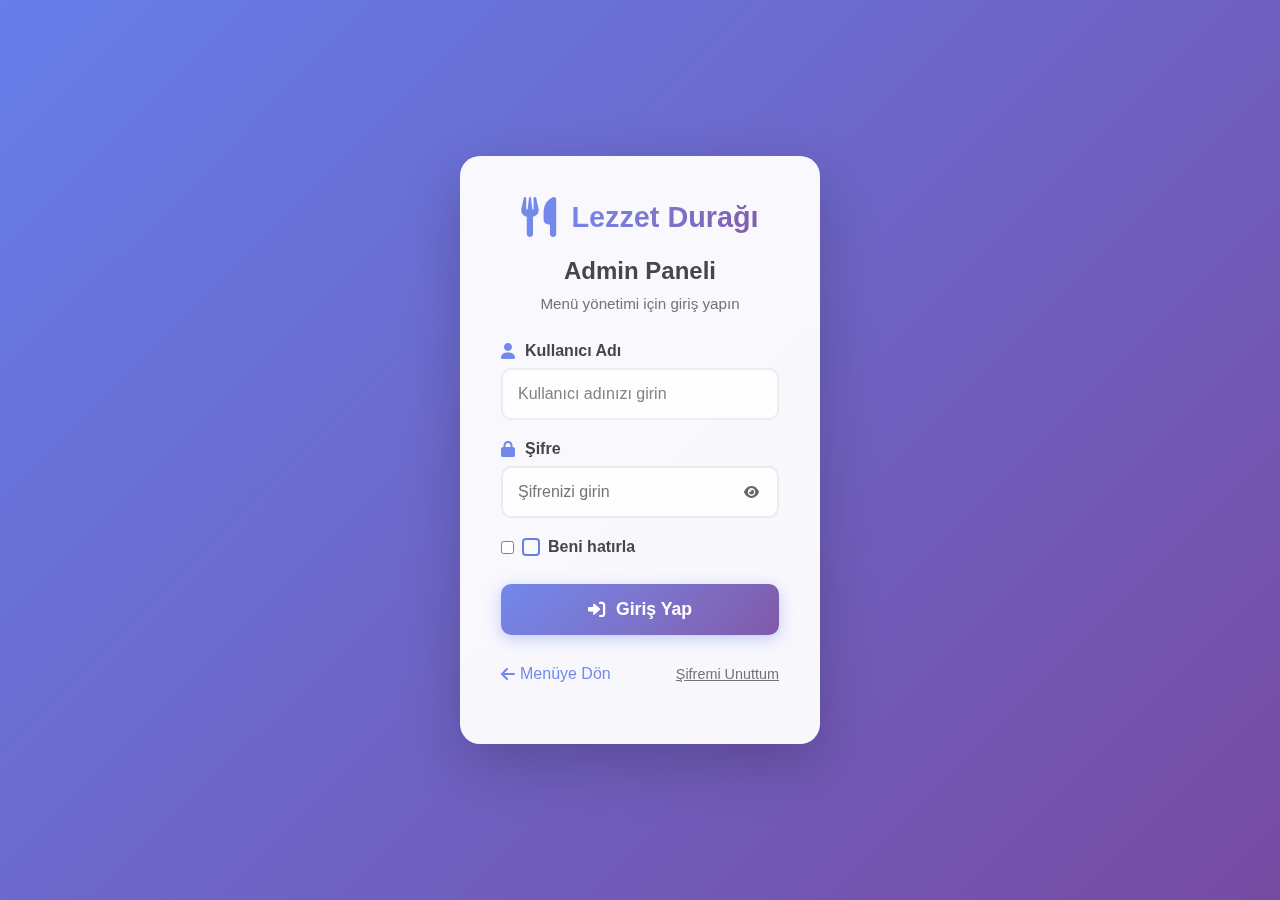
<file: Restorasyon menü /admin/index.html>
<!DOCTYPE html>
<html lang="tr">
<head>
    <meta charset="UTF-8">
    <meta name="viewport" content="width=device-width, initial-scale=1.0">
    <title>Admin Panel - Lezzet Durağı</title>
    <link rel="stylesheet" href="admin-style.css">
    <link href="https://cdnjs.cloudflare.com/ajax/libs/font-awesome/6.0.0/css/all.min.css" rel="stylesheet">
</head>
<body>
    <div class="admin-container">
        <!-- Sidebar -->
        <aside class="sidebar">
            <div class="sidebar-header">
                <i class="fas fa-utensils"></i>
                <h2>Admin Panel</h2>
            </div>
            
            <nav class="sidebar-nav">
                <a href="#" class="nav-item active" data-page="dashboard">
                    <i class="fas fa-tachometer-alt"></i>
                    <span>Dashboard</span>
                </a>
                <a href="#" class="nav-item" data-page="categories">
                    <i class="fas fa-tags"></i>
                    <span>Kategoriler</span>
                </a>
                <a href="#" class="nav-item" data-page="starters">
                    <i class="fas fa-appetizers"></i>
                    <span>Başlangıçlar</span>
                </a>
                <a href="#" class="nav-item" data-page="main">
                    <i class="fas fa-utensils"></i>
                    <span>Ana Yemekler</span>
                </a>
                <a href="#" class="nav-item" data-page="grill">
                    <i class="fas fa-fire"></i>
                    <span>Izgara</span>
                </a>
                <a href="#" class="nav-item" data-page="desserts">
                    <i class="fas fa-cake-candles"></i>
                    <span>Tatlılar</span>
                </a>
                <a href="#" class="nav-item" data-page="drinks">
                    <i class="fas fa-glass-whiskey"></i>
                    <span>İçecekler</span>
                </a>
                <a href="#" class="nav-item" data-page="settings">
                    <i class="fas fa-cog"></i>
                    <span>Ayarlar</span>
                </a>
            </nav>
            
            <div class="sidebar-footer">
                <a href="../index.html" class="nav-item">
                    <i class="fas fa-external-link-alt"></i>
                    <span>Menüyü Görüntüle</span>
                </a>
            </div>
        </aside>

        <!-- Main Content -->
        <main class="main-content">
            <!-- Header -->
            <header class="admin-header">
                <div class="header-left">
                    <button id="sidebarToggle" class="sidebar-toggle">
                        <i class="fas fa-bars"></i>
                    </button>
                    <h1 id="pageTitle">Dashboard</h1>
                </div>
                <div class="header-right">
                    <div class="admin-info">
                        <i class="fas fa-user-circle"></i>
                        <span>Admin</span>
                    </div>
                </div>
            </header>

            <!-- Page Content -->
            <div class="page-content">
                <!-- Dashboard Page -->
                <div id="dashboard" class="page active">
                    <div class="dashboard-grid">
                        <div class="stat-card">
                            <div class="stat-icon">
                                <i class="fas fa-utensils"></i>
                            </div>
                            <div class="stat-info">
                                <h3 id="totalItems">0</h3>
                                <p>Toplam Ürün</p>
                            </div>
                        </div>
                        
                        <div class="stat-card">
                            <div class="stat-icon">
                                <i class="fas fa-tags"></i>
                            </div>
                            <div class="stat-info">
                                <h3>5</h3>
                                <p>Kategori</p>
                            </div>
                        </div>
                        
                        <div class="stat-card">
                            <div class="stat-icon">
                                <i class="fas fa-eye"></i>
                            </div>
                            <div class="stat-info">
                                <h3 id="totalViews">0</h3>
                                <p>Görüntülenme</p>
                            </div>
                        </div>
                        
                        <div class="stat-card">
                            <div class="stat-icon">
                                <i class="fas fa-qrcode"></i>
                            </div>
                            <div class="stat-info">
                                <h3 id="qrScans">0</h3>
                                <p>QR Tarama</p>
                            </div>
                        </div>
                    </div>
                    
                    <div class="quick-actions">
                        <h2>Hızlı İşlemler</h2>
                        <div class="action-buttons">
                            <button class="action-btn" onclick="showAddItemModal()">
                                <i class="fas fa-plus"></i>
                                Yeni Ürün Ekle
                            </button>
                            <button class="action-btn" onclick="showCategoryModal()">
                                <i class="fas fa-tag"></i>
                                Kategori Ekle
                            </button>
                            <button class="action-btn" onclick="exportMenu()">
                                <i class="fas fa-download"></i>
                                Menüyü Dışa Aktar
                            </button>
                            <button class="action-btn" onclick="importMenu()">
                                <i class="fas fa-upload"></i>
                                Menüyü İçe Aktar
                            </button>
                        </div>
                    </div>
                    
                    <div class="recent-items">
                        <h2>Son Eklenen Ürünler</h2>
                        <div id="recentItemsList" class="items-list">
                            <!-- Recent items will be populated here -->
                        </div>
                    </div>
                </div>

                <!-- Categories Page -->
                <div id="categories" class="page">
                    <div class="page-header">
                        <h2>Kategoriler</h2>
                        <button class="btn-primary" onclick="showCategoryModal()">
                            <i class="fas fa-plus"></i>
                            Yeni Kategori
                        </button>
                    </div>
                    
                    <div class="categories-grid" id="categoriesGrid">
                        <!-- Categories will be populated here -->
                    </div>
                </div>

                <!-- Menu Items Pages -->
                <div id="starters" class="page">
                    <div class="page-header">
                        <h2>Başlangıçlar</h2>
                        <button class="btn-primary" onclick="showAddItemModal('starters')">
                            <i class="fas fa-plus"></i>
                            Yeni Ürün Ekle
                        </button>
                    </div>
                    
                    <div class="items-grid" id="startersGrid">
                        <!-- Items will be populated here -->
                    </div>
                </div>

                <div id="main" class="page">
                    <div class="page-header">
                        <h2>Ana Yemekler</h2>
                        <button class="btn-primary" onclick="showAddItemModal('main')">
                            <i class="fas fa-plus"></i>
                            Yeni Ürün Ekle
                        </button>
                    </div>
                    
                    <div class="items-grid" id="mainGrid">
                        <!-- Items will be populated here -->
                    </div>
                </div>

                <div id="grill" class="page">
                    <div class="page-header">
                        <h2>Izgara</h2>
                        <button class="btn-primary" onclick="showAddItemModal('grill')">
                            <i class="fas fa-plus"></i>
                            Yeni Ürün Ekle
                        </button>
                    </div>
                    
                    <div class="items-grid" id="grillGrid">
                        <!-- Items will be populated here -->
                    </div>
                </div>

                <div id="desserts" class="page">
                    <div class="page-header">
                        <h2>Tatlılar</h2>
                        <button class="btn-primary" onclick="showAddItemModal('desserts')">
                            <i class="fas fa-plus"></i>
                            Yeni Ürün Ekle
                        </button>
                    </div>
                    
                    <div class="items-grid" id="dessertsGrid">
                        <!-- Items will be populated here -->
                    </div>
                </div>

                <div id="drinks" class="page">
                    <div class="page-header">
                        <h2>İçecekler</h2>
                        <button class="btn-primary" onclick="showAddItemModal('drinks')">
                            <i class="fas fa-plus"></i>
                            Yeni Ürün Ekle
                        </button>
                    </div>
                    
                    <div class="items-grid" id="drinksGrid">
                        <!-- Items will be populated here -->
                    </div>
                </div>

                <!-- Settings Page -->
                <div id="settings" class="page">
                    <div class="page-header">
                        <h2>Restoran Ayarları</h2>
                    </div>
                    
                    <div class="settings-form">
                        <div class="form-group">
                            <label>Restoran Adı</label>
                            <input type="text" id="restaurantName" value="Lezzet Durağı">
                        </div>
                        
                        <div class="form-group">
                            <label>Telefon</label>
                            <input type="tel" id="restaurantPhone" value="+90 555 123 45 67">
                        </div>
                        
                        <div class="form-group">
                            <label>Adres</label>
                            <textarea id="restaurantAddress">Örnek Mahallesi, Lezzet Sokak No:123</textarea>
                        </div>
                        
                        <div class="form-group">
                            <label>Çalışma Saatleri</label>
                            <input type="text" id="restaurantHours" value="Her gün 11:00 - 23:00">
                        </div>
                        
                        <div class="form-group">
                            <label>Facebook URL</label>
                            <input type="url" id="facebookUrl" value="#">
                        </div>
                        
                        <div class="form-group">
                            <label>Instagram URL</label>
                            <input type="url" id="instagramUrl" value="#">
                        </div>
                        
                        <div class="form-group">
                            <label>Twitter URL</label>
                            <input type="url" id="twitterUrl" value="#">
                        </div>
                        
                        <button class="btn-primary" onclick="saveSettings()">
                            <i class="fas fa-save"></i>
                            Ayarları Kaydet
                        </button>
                    </div>
                </div>
            </div>
        </main>
    </div>

    <!-- Modals -->
    <!-- Add/Edit Item Modal -->
    <div id="itemModal" class="modal">
        <div class="modal-content">
            <div class="modal-header">
                <h2 id="itemModalTitle">Yeni Ürün Ekle</h2>
                <span class="close" onclick="closeItemModal()">&times;</span>
            </div>
            <form id="itemForm">
                <div class="form-group">
                    <label>Ürün Adı</label>
                    <input type="text" id="itemName" required>
                </div>
                
                <div class="form-group">
                    <label>Açıklama</label>
                    <textarea id="itemDescription" required></textarea>
                </div>
                
                <div class="form-group">
                    <label>Fiyat (₺)</label>
                    <input type="number" id="itemPrice" min="0" step="0.01" required>
                </div>
                
                <div class="form-group">
                    <label>Kategori</label>
                    <select id="itemCategory" required>
                        <option value="starters">Başlangıçlar</option>
                        <option value="main">Ana Yemekler</option>
                        <option value="grill">Izgara</option>
                        <option value="desserts">Tatlılar</option>
                        <option value="drinks">İçecekler</option>
                    </select>
                </div>
                
                <div class="form-actions">
                    <button type="button" class="btn-secondary" onclick="closeItemModal()">İptal</button>
                    <button type="submit" class="btn-primary">Kaydet</button>
                </div>
            </form>
        </div>
    </div>

    <!-- Category Modal -->
    <div id="categoryModal" class="modal">
        <div class="modal-content">
            <div class="modal-header">
                <h2>Yeni Kategori Ekle</h2>
                <span class="close" onclick="closeCategoryModal()">&times;</span>
            </div>
            <form id="categoryForm">
                <div class="form-group">
                    <label>Kategori Adı</label>
                    <input type="text" id="categoryName" required>
                </div>
                
                <div class="form-group">
                    <label>Kategori Kodu</label>
                    <input type="text" id="categoryCode" required>
                </div>
                
                <div class="form-group">
                    <label>İkon (Font Awesome class)</label>
                    <input type="text" id="categoryIcon" value="fas fa-utensils">
                </div>
                
                <div class="form-actions">
                    <button type="button" class="btn-secondary" onclick="closeCategoryModal()">İptal</button>
                    <button type="submit" class="btn-primary">Kaydet</button>
                </div>
            </form>
        </div>
    </div>

    <!-- Delete Confirmation Modal -->
    <div id="deleteModal" class="modal">
        <div class="modal-content">
            <div class="modal-header">
                <h2>Silme Onayı</h2>
                <span class="close" onclick="closeDeleteModal()">&times;</span>
            </div>
            <div class="modal-body">
                <p id="deleteMessage">Bu öğeyi silmek istediğinizden emin misiniz?</p>
            </div>
            <div class="form-actions">
                <button class="btn-secondary" onclick="closeDeleteModal()">İptal</button>
                <button class="btn-danger" onclick="confirmDelete()">Sil</button>
            </div>
        </div>
    </div>

    <script src="admin-script.js"></script>
</body>
</html>
</file>
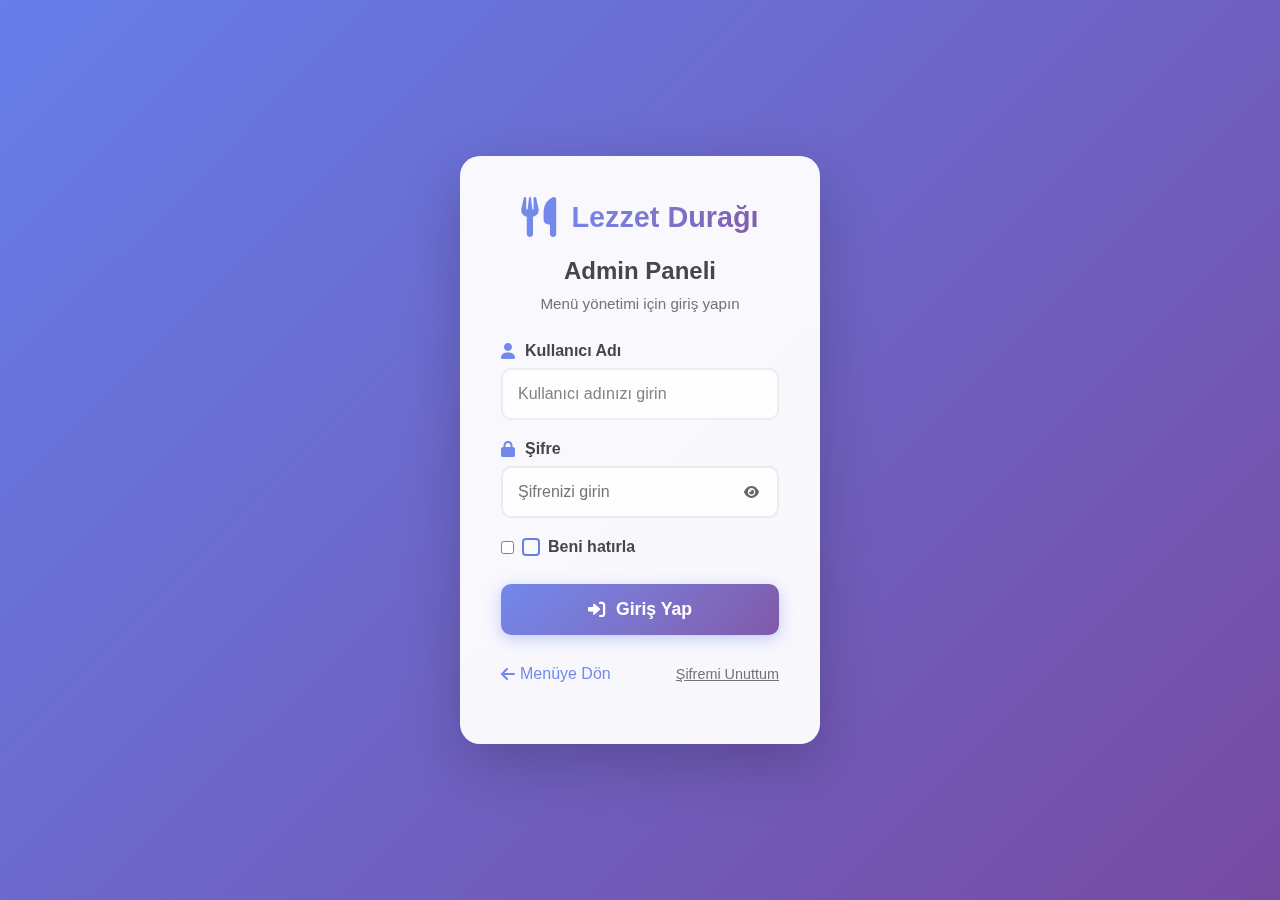
<file: Restorasyon menü /admin/login.html>
<!DOCTYPE html>
<html lang="tr">
<head>
    <meta charset="UTF-8">
    <meta name="viewport" content="width=device-width, initial-scale=1.0">
    <title>Admin Giriş - Lezzet Durağı</title>
    <link rel="stylesheet" href="login-style.css">
    <link href="https://cdnjs.cloudflare.com/ajax/libs/font-awesome/6.0.0/css/all.min.css" rel="stylesheet">
</head>
<body>
    <div class="login-container">
        <div class="login-card">
            <div class="login-header">
                <div class="logo">
                    <i class="fas fa-utensils"></i>
                    <h1>Lezzet Durağı</h1>
                </div>
                <h2>Admin Paneli</h2>
                <p>Menü yönetimi için giriş yapın</p>
            </div>

            <form id="loginForm" class="login-form">
                <div class="form-group">
                    <label for="username">
                        <i class="fas fa-user"></i>
                        Kullanıcı Adı
                    </label>
                    <input 
                        type="text" 
                        id="username" 
                        name="username" 
                        required 
                        placeholder="Kullanıcı adınızı girin"
                        autocomplete="username"
                    >
                </div>

                <div class="form-group">
                    <label for="password">
                        <i class="fas fa-lock"></i>
                        Şifre
                    </label>
                    <div class="password-input">
                        <input 
                            type="password" 
                            id="password" 
                            name="password" 
                            required 
                            placeholder="Şifrenizi girin"
                            autocomplete="current-password"
                        >
                        <button type="button" class="password-toggle" onclick="togglePassword()">
                            <i class="fas fa-eye"></i>
                        </button>
                    </div>
                </div>

                <div class="form-group checkbox-group">
                    <label class="checkbox-label">
                        <input type="checkbox" id="rememberMe" name="rememberMe">
                        <span class="checkmark"></span>
                        Beni hatırla
                    </label>
                </div>

                <button type="submit" class="login-btn">
                    <i class="fas fa-sign-in-alt"></i>
                    Giriş Yap
                </button>
            </form>

            <div class="login-footer">
                <a href="../index.html" class="back-link">
                    <i class="fas fa-arrow-left"></i>
                    Menüye Dön
                </a>
                <button class="forgot-password" onclick="showForgotPassword()">
                    Şifremi Unuttum
                </button>
            </div>
        </div>
    </div>

    <!-- Forgot Password Modal -->
    <div id="forgotModal" class="modal">
        <div class="modal-content">
            <div class="modal-header">
                <h2>Şifre Sıfırlama</h2>
                <span class="close" onclick="closeForgotModal()">&times;</span>
            </div>
            <div class="modal-body">
                <p>Şifrenizi sıfırlamak için lütfen aşağıdaki bilgileri girin:</p>
                <form id="resetForm">
                    <div class="form-group">
                        <label>E-posta Adresi</label>
                        <input type="email" id="resetEmail" required placeholder="E-posta adresinizi girin">
                    </div>
                    <div class="form-actions">
                        <button type="button" class="btn-secondary" onclick="closeForgotModal()">İptal</button>
                        <button type="submit" class="btn-primary">Şifre Sıfırla</button>
                    </div>
                </form>
            </div>
        </div>
    </div>

    <script src="login-script.js"></script>
</body>
</html>
</file>
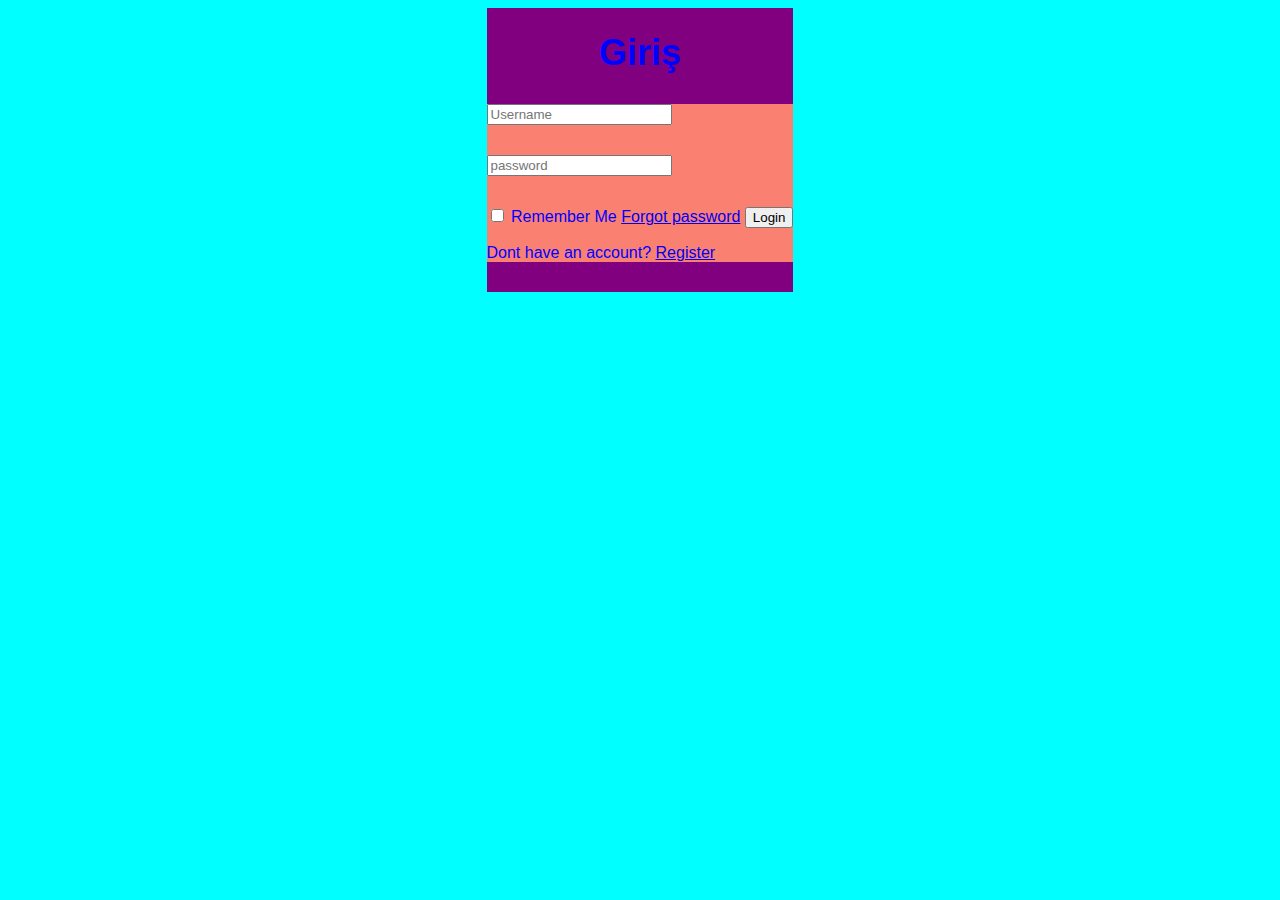
<file: Restorasyon menü /Login sayfası/anasayfa.html>
<!DOCTYPE html>
<html lang="en">
<head>
    <meta charset="UTF-8">
    <meta http-equiv="X-UA-Compatible" content="IE=edge">
    <meta name="viewport" content="width=device-width, initial-scale=1.0">
    <title>Login Sayfası </title>
    <!-- Stil dosyası -->
    <link rel="stylesheet" href="anasayfa.css">

</head>
<body>
    <div class="wrapper">
        <form action="">
            <h1>Giriş</h1>
            <div class="input-box">
                <input type="text" placeholder="Username"
                required>
            <div class="input-box">
                <input type="password" 
                placeholder="password"
                required>
            </div>

            <div class="remember-forgot">
                <label><input type="checkbox"> Remember Me </label>
                <a href="#">Forgot password</a>


            <button type="submit" class="btn">Login</button>



            <div class="register-link">
                <p>Dont have an account? 
                <a href="#">Register</a></p>
            </div>



                </label>
            </div>


        </form>



    </div>
   






</body>
</html>
</file>
<file: Restorasyon menü /admin/admin-style.css>
* {
    margin: 0;
    padding: 0;
    box-sizing: border-box;
}

body {
    font-family: 'Segoe UI', Tahoma, Geneva, Verdana, sans-serif;
    background: #f5f6fa;
    color: #333;
    overflow-x: hidden;
}

.admin-container {
    display: flex;
    min-height: 100vh;
}

/* Sidebar */
.sidebar {
    width: 280px;
    background: linear-gradient(135deg, #667eea 0%, #764ba2 100%);
    color: white;
    position: fixed;
    height: 100vh;
    overflow-y: auto;
    transition: all 0.3s ease;
    z-index: 1000;
}

.sidebar-header {
    padding: 30px 20px;
    border-bottom: 1px solid rgba(255, 255, 255, 0.1);
    text-align: center;
}

.sidebar-header i {
    font-size: 2.5rem;
    margin-bottom: 10px;
    display: block;
}

.sidebar-header h2 {
    font-size: 1.5rem;
    font-weight: 600;
}

.sidebar-nav {
    padding: 20px 0;
}

.nav-item {
    display: flex;
    align-items: center;
    padding: 15px 25px;
    color: rgba(255, 255, 255, 0.8);
    text-decoration: none;
    transition: all 0.3s ease;
    border-left: 3px solid transparent;
}

.nav-item:hover {
    background: rgba(255, 255, 255, 0.1);
    color: white;
    border-left-color: rgba(255, 255, 255, 0.5);
}

.nav-item.active {
    background: rgba(255, 255, 255, 0.2);
    color: white;
    border-left-color: white;
}

.nav-item i {
    width: 20px;
    margin-right: 15px;
    font-size: 1.1rem;
}

.sidebar-footer {
    padding: 20px;
    border-top: 1px solid rgba(255, 255, 255, 0.1);
    margin-top: auto;
}

/* Main Content */
.main-content {
    flex: 1;
    margin-left: 280px;
    transition: all 0.3s ease;
}

.admin-header {
    background: white;
    padding: 20px 30px;
    display: flex;
    justify-content: space-between;
    align-items: center;
    box-shadow: 0 2px 10px rgba(0, 0, 0, 0.1);
    position: sticky;
    top: 0;
    z-index: 100;
}

.header-left {
    display: flex;
    align-items: center;
    gap: 20px;
}

.sidebar-toggle {
    background: none;
    border: none;
    font-size: 1.2rem;
    color: #667eea;
    cursor: pointer;
    padding: 8px;
    border-radius: 5px;
    transition: all 0.3s ease;
}

.sidebar-toggle:hover {
    background: rgba(102, 126, 234, 0.1);
}

.header-left h1 {
    font-size: 1.8rem;
    font-weight: 600;
    color: #333;
}

.header-right {
    display: flex;
    align-items: center;
    gap: 15px;
}

.admin-info {
    display: flex;
    align-items: center;
    gap: 10px;
    color: #667eea;
    font-weight: 500;
}

.admin-info i {
    font-size: 1.5rem;
}

.logout-btn {
    background: linear-gradient(135deg, #dc3545, #c82333);
    color: white;
    border: none;
    padding: 10px 20px;
    border-radius: 8px;
    font-size: 0.9rem;
    font-weight: 600;
    cursor: pointer;
    display: flex;
    align-items: center;
    gap: 8px;
    transition: all 0.3s ease;
    box-shadow: 0 2px 8px rgba(220, 53, 69, 0.3);
}

.logout-btn:hover {
    transform: translateY(-2px);
    box-shadow: 0 4px 12px rgba(220, 53, 69, 0.4);
    background: linear-gradient(135deg, #c82333, #bd2130);
}

.logout-btn:active {
    transform: translateY(0);
}

/* Page Content */
.page-content {
    padding: 30px;
}

.page {
    display: none;
}

.page.active {
    display: block;
}

.page-header {
    display: flex;
    justify-content: space-between;
    align-items: center;
    margin-bottom: 30px;
}

.page-header h2 {
    font-size: 2rem;
    font-weight: 600;
    color: #333;
}

/* Dashboard */
.dashboard-grid {
    display: grid;
    grid-template-columns: repeat(auto-fit, minmax(250px, 1fr));
    gap: 25px;
    margin-bottom: 40px;
}

.stat-card {
    background: white;
    padding: 30px;
    border-radius: 15px;
    box-shadow: 0 5px 20px rgba(0, 0, 0, 0.1);
    display: flex;
    align-items: center;
    gap: 20px;
    transition: all 0.3s ease;
}

.stat-card:hover {
    transform: translateY(-5px);
    box-shadow: 0 10px 30px rgba(0, 0, 0, 0.15);
}

.stat-icon {
    width: 60px;
    height: 60px;
    background: linear-gradient(135deg, #667eea, #764ba2);
    border-radius: 15px;
    display: flex;
    align-items: center;
    justify-content: center;
    color: white;
    font-size: 1.5rem;
}

.stat-info h3 {
    font-size: 2rem;
    font-weight: 700;
    color: #333;
    margin-bottom: 5px;
}

.stat-info p {
    color: #666;
    font-weight: 500;
}

/* Quick Actions */
.quick-actions {
    background: white;
    padding: 30px;
    border-radius: 15px;
    box-shadow: 0 5px 20px rgba(0, 0, 0, 0.1);
    margin-bottom: 30px;
}

.quick-actions h2 {
    margin-bottom: 20px;
    color: #333;
}

.action-buttons {
    display: grid;
    grid-template-columns: repeat(auto-fit, minmax(200px, 1fr));
    gap: 15px;
}

.action-btn {
    background: linear-gradient(135deg, #667eea, #764ba2);
    color: white;
    border: none;
    padding: 15px 20px;
    border-radius: 10px;
    font-size: 1rem;
    font-weight: 600;
    cursor: pointer;
    display: flex;
    align-items: center;
    gap: 10px;
    transition: all 0.3s ease;
}

.action-btn:hover {
    transform: translateY(-2px);
    box-shadow: 0 5px 15px rgba(102, 126, 234, 0.4);
}

/* Recent Items */
.recent-items {
    background: white;
    padding: 30px;
    border-radius: 15px;
    box-shadow: 0 5px 20px rgba(0, 0, 0, 0.1);
}

.recent-items h2 {
    margin-bottom: 20px;
    color: #333;
}

.items-list {
    display: grid;
    gap: 15px;
}

.item-card {
    background: #f8f9fa;
    padding: 20px;
    border-radius: 10px;
    border-left: 4px solid #667eea;
    display: flex;
    justify-content: space-between;
    align-items: center;
}

.item-info h4 {
    color: #333;
    margin-bottom: 5px;
}

.item-info p {
    color: #666;
    font-size: 0.9rem;
}

.item-price {
    font-weight: 700;
    color: #667eea;
    font-size: 1.1rem;
}

/* Grid Layouts */
.categories-grid,
.items-grid {
    display: grid;
    grid-template-columns: repeat(auto-fill, minmax(300px, 1fr));
    gap: 25px;
}

/* Cards */
.category-card,
.item-card-admin {
    background: white;
    border-radius: 15px;
    box-shadow: 0 5px 20px rgba(0, 0, 0, 0.1);
    overflow: hidden;
    transition: all 0.3s ease;
}

.category-card:hover,
.item-card-admin:hover {
    transform: translateY(-5px);
    box-shadow: 0 10px 30px rgba(0, 0, 0, 0.15);
}

.card-header {
    padding: 20px;
    border-bottom: 1px solid #eee;
    display: flex;
    justify-content: space-between;
    align-items: center;
}

.card-title {
    font-size: 1.2rem;
    font-weight: 600;
    color: #333;
}

.card-actions {
    display: flex;
    gap: 10px;
}

.card-body {
    padding: 20px;
}

.card-description {
    color: #666;
    margin-bottom: 15px;
    line-height: 1.6;
}

.card-price {
    font-size: 1.3rem;
    font-weight: 700;
    color: #667eea;
}

.card-category {
    display: inline-block;
    background: rgba(102, 126, 234, 0.1);
    color: #667eea;
    padding: 5px 12px;
    border-radius: 20px;
    font-size: 0.8rem;
    font-weight: 600;
    margin-top: 10px;
}

/* Buttons */
.btn-primary {
    background: linear-gradient(135deg, #667eea, #764ba2);
    color: white;
    border: none;
    padding: 12px 24px;
    border-radius: 8px;
    font-size: 1rem;
    font-weight: 600;
    cursor: pointer;
    display: flex;
    align-items: center;
    gap: 8px;
    transition: all 0.3s ease;
}

.btn-primary:hover {
    transform: translateY(-2px);
    box-shadow: 0 5px 15px rgba(102, 126, 234, 0.4);
}

.btn-secondary {
    background: #6c757d;
    color: white;
    border: none;
    padding: 12px 24px;
    border-radius: 8px;
    font-size: 1rem;
    font-weight: 600;
    cursor: pointer;
    transition: all 0.3s ease;
}

.btn-secondary:hover {
    background: #5a6268;
}

.btn-danger {
    background: #dc3545;
    color: white;
    border: none;
    padding: 12px 24px;
    border-radius: 8px;
    font-size: 1rem;
    font-weight: 600;
    cursor: pointer;
    transition: all 0.3s ease;
}

.btn-danger:hover {
    background: #c82333;
}

.btn-edit,
.btn-delete {
    background: none;
    border: none;
    padding: 8px;
    border-radius: 5px;
    cursor: pointer;
    transition: all 0.3s ease;
}

.btn-edit {
    color: #667eea;
}

.btn-edit:hover {
    background: rgba(102, 126, 234, 0.1);
}

.btn-delete {
    color: #dc3545;
}

.btn-delete:hover {
    background: rgba(220, 53, 69, 0.1);
}

/* Forms */
.settings-form {
    background: white;
    padding: 30px;
    border-radius: 15px;
    box-shadow: 0 5px 20px rgba(0, 0, 0, 0.1);
    max-width: 600px;
}

.form-group {
    margin-bottom: 20px;
}

.form-group label {
    display: block;
    margin-bottom: 8px;
    font-weight: 600;
    color: #333;
}

.form-group input,
.form-group textarea,
.form-group select {
    width: 100%;
    padding: 12px 15px;
    border: 2px solid #e9ecef;
    border-radius: 8px;
    font-size: 1rem;
    transition: all 0.3s ease;
}

.form-group input:focus,
.form-group textarea:focus,
.form-group select:focus {
    outline: none;
    border-color: #667eea;
    box-shadow: 0 0 0 3px rgba(102, 126, 234, 0.1);
}

.form-group textarea {
    resize: vertical;
    min-height: 100px;
}

.form-actions {
    display: flex;
    gap: 15px;
    justify-content: flex-end;
    margin-top: 30px;
}

/* Modals */
.modal {
    display: none;
    position: fixed;
    z-index: 2000;
    left: 0;
    top: 0;
    width: 100%;
    height: 100%;
    background-color: rgba(0, 0, 0, 0.5);
    backdrop-filter: blur(5px);
}

.modal-content {
    background: white;
    margin: 5% auto;
    border-radius: 15px;
    width: 90%;
    max-width: 500px;
    box-shadow: 0 20px 60px rgba(0, 0, 0, 0.3);
    animation: modalSlideIn 0.3s ease;
}

@keyframes modalSlideIn {
    from {
        opacity: 0;
        transform: translateY(-50px);
    }
    to {
        opacity: 1;
        transform: translateY(0);
    }
}

.modal-header {
    padding: 20px 30px;
    border-bottom: 1px solid #eee;
    display: flex;
    justify-content: space-between;
    align-items: center;
}

.modal-header h2 {
    color: #333;
    font-size: 1.5rem;
}

.close {
    color: #aaa;
    font-size: 28px;
    font-weight: bold;
    cursor: pointer;
    transition: color 0.3s ease;
}

.close:hover {
    color: #667eea;
}

.modal-body {
    padding: 20px 30px;
}

.modal form {
    padding: 20px 30px;
}

/* Responsive Design */
@media (max-width: 768px) {
    .sidebar {
        transform: translateX(-100%);
    }
    
    .sidebar.active {
        transform: translateX(0);
    }
    
    .main-content {
        margin-left: 0;
    }
    
    .dashboard-grid {
        grid-template-columns: 1fr;
    }
    
    .action-buttons {
        grid-template-columns: 1fr;
    }
    
    .categories-grid,
    .items-grid {
        grid-template-columns: 1fr;
    }
    
    .page-content {
        padding: 20px;
    }
    
    .admin-header {
        padding: 15px 20px;
    }
    
    .header-left h1 {
        font-size: 1.5rem;
    }
    
    .header-right {
        gap: 10px;
    }
    
    .logout-btn {
        padding: 8px 16px;
        font-size: 0.8rem;
    }
}

/* Loading States */
.loading {
    display: flex;
    justify-content: center;
    align-items: center;
    height: 200px;
}

.spinner {
    width: 40px;
    height: 40px;
    border: 4px solid rgba(102, 126, 234, 0.3);
    border-top: 4px solid #667eea;
    border-radius: 50%;
    animation: spin 1s linear infinite;
}

@keyframes spin {
    0% { transform: rotate(0deg); }
    100% { transform: rotate(360deg); }
}

/* Empty States */
.empty-state {
    text-align: center;
    padding: 60px 20px;
    color: #666;
}

.empty-state i {
    font-size: 4rem;
    color: #ddd;
    margin-bottom: 20px;
}

.empty-state h3 {
    margin-bottom: 10px;
    color: #333;
}

/* Success/Error Messages */
.message {
    padding: 15px 20px;
    border-radius: 8px;
    margin-bottom: 20px;
    display: flex;
    align-items: center;
    gap: 10px;
}

.message.success {
    background: #d4edda;
    color: #155724;
    border: 1px solid #c3e6cb;
}

.message.error {
    background: #f8d7da;
    color: #721c24;
    border: 1px solid #f5c6cb;
}

.message.info {
    background: #d1ecf1;
    color: #0c5460;
    border: 1px solid #bee5eb;
}
</file>
<file: Restorasyon menü /admin/login-style.css>
* {
    margin: 0;
    padding: 0;
    box-sizing: border-box;
}

body {
    font-family: 'Segoe UI', Tahoma, Geneva, Verdana, sans-serif;
    background: linear-gradient(135deg, #667eea 0%, #764ba2 100%);
    min-height: 100vh;
    display: flex;
    align-items: center;
    justify-content: center;
    color: #333;
}

.login-container {
    width: 100%;
    max-width: 400px;
    padding: 20px;
}

.login-card {
    background: rgba(255, 255, 255, 0.95);
    backdrop-filter: blur(20px);
    border-radius: 20px;
    padding: 40px;
    box-shadow: 0 20px 60px rgba(0, 0, 0, 0.2);
    border: 1px solid rgba(255, 255, 255, 0.2);
    animation: slideIn 0.6s ease;
}

@keyframes slideIn {
    from {
        opacity: 0;
        transform: translateY(-30px);
    }
    to {
        opacity: 1;
        transform: translateY(0);
    }
}

.login-header {
    text-align: center;
    margin-bottom: 30px;
}

.logo {
    display: flex;
    align-items: center;
    justify-content: center;
    gap: 15px;
    margin-bottom: 20px;
}

.logo i {
    font-size: 2.5rem;
    color: #667eea;
}

.logo h1 {
    font-size: 1.8rem;
    font-weight: 700;
    background: linear-gradient(135deg, #667eea, #764ba2);
    -webkit-background-clip: text;
    -webkit-text-fill-color: transparent;
    background-clip: text;
}

.login-header h2 {
    font-size: 1.5rem;
    color: #333;
    margin-bottom: 10px;
    font-weight: 600;
}

.login-header p {
    color: #666;
    font-size: 0.95rem;
}

.login-form {
    margin-bottom: 30px;
}

.form-group {
    margin-bottom: 20px;
}

.form-group label {
    display: block;
    margin-bottom: 8px;
    font-weight: 600;
    color: #333;
    display: flex;
    align-items: center;
    gap: 8px;
}

.form-group label i {
    color: #667eea;
    width: 16px;
}

.form-group input {
    width: 100%;
    padding: 15px;
    border: 2px solid #e9ecef;
    border-radius: 10px;
    font-size: 1rem;
    transition: all 0.3s ease;
    background: rgba(255, 255, 255, 0.9);
}

.form-group input:focus {
    outline: none;
    border-color: #667eea;
    box-shadow: 0 0 0 3px rgba(102, 126, 234, 0.1);
    background: white;
}

.password-input {
    position: relative;
}

.password-toggle {
    position: absolute;
    right: 15px;
    top: 50%;
    transform: translateY(-50%);
    background: none;
    border: none;
    color: #666;
    cursor: pointer;
    padding: 5px;
    border-radius: 5px;
    transition: all 0.3s ease;
}

.password-toggle:hover {
    color: #667eea;
    background: rgba(102, 126, 234, 0.1);
}

.checkbox-group {
    display: flex;
    align-items: center;
}

.checkbox-label {
    display: flex;
    align-items: center;
    gap: 10px;
    cursor: pointer;
    font-weight: 500;
    color: #555;
}

.checkbox-label input[type="checkbox"] {
    width: auto;
    margin: 0;
}

.checkmark {
    width: 18px;
    height: 18px;
    border: 2px solid #667eea;
    border-radius: 4px;
    display: inline-block;
    position: relative;
    transition: all 0.3s ease;
}

.checkbox-label input[type="checkbox"]:checked + .checkmark::after {
    content: '✓';
    position: absolute;
    top: 50%;
    left: 50%;
    transform: translate(-50%, -50%);
    color: #667eea;
    font-weight: bold;
    font-size: 12px;
}

.login-btn {
    width: 100%;
    background: linear-gradient(135deg, #667eea, #764ba2);
    color: white;
    border: none;
    padding: 15px;
    border-radius: 10px;
    font-size: 1.1rem;
    font-weight: 600;
    cursor: pointer;
    display: flex;
    align-items: center;
    justify-content: center;
    gap: 10px;
    transition: all 0.3s ease;
    box-shadow: 0 4px 15px rgba(102, 126, 234, 0.4);
}

.login-btn:hover {
    transform: translateY(-2px);
    box-shadow: 0 6px 20px rgba(102, 126, 234, 0.6);
}

.login-btn:active {
    transform: translateY(0);
}

.login-btn:disabled {
    opacity: 0.6;
    cursor: not-allowed;
    transform: none;
}

.login-footer {
    display: flex;
    justify-content: space-between;
    align-items: center;
    margin-bottom: 20px;
}

.back-link {
    color: #667eea;
    text-decoration: none;
    font-weight: 500;
    display: flex;
    align-items: center;
    gap: 5px;
    transition: all 0.3s ease;
}

.back-link:hover {
    color: #764ba2;
    transform: translateX(-3px);
}

.forgot-password {
    background: none;
    border: none;
    color: #666;
    cursor: pointer;
    font-size: 0.9rem;
    text-decoration: underline;
    transition: color 0.3s ease;
}

.forgot-password:hover {
    color: #667eea;
}

.login-info {
    background: rgba(102, 126, 234, 0.1);
    border: 1px solid rgba(102, 126, 234, 0.2);
    border-radius: 10px;
    padding: 15px;
    text-align: center;
}

.login-info p {
    margin-bottom: 5px;
    font-size: 0.9rem;
    color: #555;
}

.login-info code {
    background: rgba(102, 126, 234, 0.2);
    color: #667eea;
    padding: 2px 6px;
    border-radius: 4px;
    font-weight: 600;
}

/* Modal */
.modal {
    display: none;
    position: fixed;
    z-index: 1000;
    left: 0;
    top: 0;
    width: 100%;
    height: 100%;
    background-color: rgba(0, 0, 0, 0.5);
    backdrop-filter: blur(5px);
}

.modal-content {
    background: white;
    margin: 10% auto;
    border-radius: 15px;
    width: 90%;
    max-width: 400px;
    box-shadow: 0 20px 60px rgba(0, 0, 0, 0.3);
    animation: modalSlideIn 0.3s ease;
}

@keyframes modalSlideIn {
    from {
        opacity: 0;
        transform: translateY(-50px);
    }
    to {
        opacity: 1;
        transform: translateY(0);
    }
}

.modal-header {
    padding: 20px 25px;
    border-bottom: 1px solid #eee;
    display: flex;
    justify-content: space-between;
    align-items: center;
}

.modal-header h2 {
    color: #333;
    font-size: 1.3rem;
    margin: 0;
}

.close {
    color: #aaa;
    font-size: 24px;
    font-weight: bold;
    cursor: pointer;
    transition: color 0.3s ease;
}

.close:hover {
    color: #667eea;
}

.modal-body {
    padding: 25px;
}

.modal-body p {
    margin-bottom: 20px;
    color: #666;
    line-height: 1.6;
}

.form-actions {
    display: flex;
    gap: 10px;
    justify-content: flex-end;
    margin-top: 20px;
}

.btn-primary {
    background: linear-gradient(135deg, #667eea, #764ba2);
    color: white;
    border: none;
    padding: 10px 20px;
    border-radius: 8px;
    font-size: 1rem;
    font-weight: 600;
    cursor: pointer;
    transition: all 0.3s ease;
}

.btn-primary:hover {
    transform: translateY(-2px);
    box-shadow: 0 4px 15px rgba(102, 126, 234, 0.4);
}

.btn-secondary {
    background: #6c757d;
    color: white;
    border: none;
    padding: 10px 20px;
    border-radius: 8px;
    font-size: 1rem;
    font-weight: 600;
    cursor: pointer;
    transition: all 0.3s ease;
}

.btn-secondary:hover {
    background: #5a6268;
}

/* Error/Success Messages */
.message {
    padding: 12px 15px;
    border-radius: 8px;
    margin-bottom: 15px;
    display: flex;
    align-items: center;
    gap: 10px;
    font-weight: 500;
}

.message.error {
    background: #f8d7da;
    color: #721c24;
    border: 1px solid #f5c6cb;
}

.message.success {
    background: #d4edda;
    color: #155724;
    border: 1px solid #c3e6cb;
}

.message.info {
    background: #d1ecf1;
    color: #0c5460;
    border: 1px solid #bee5eb;
}

/* Loading State */
.loading {
    display: inline-block;
    width: 20px;
    height: 20px;
    border: 3px solid rgba(255, 255, 255, 0.3);
    border-radius: 50%;
    border-top-color: white;
    animation: spin 1s ease-in-out infinite;
}

@keyframes spin {
    to { transform: rotate(360deg); }
}

/* Responsive Design */
@media (max-width: 480px) {
    .login-container {
        padding: 15px;
    }
    
    .login-card {
        padding: 30px 25px;
    }
    
    .logo h1 {
        font-size: 1.5rem;
    }
    
    .login-header h2 {
        font-size: 1.3rem;
    }
    
    .login-footer {
        flex-direction: column;
        gap: 15px;
        text-align: center;
    }
    
    .form-actions {
        flex-direction: column;
    }
    
    .btn-primary,
    .btn-secondary {
        width: 100%;
    }
}

/* Security Features */
.login-card {
    position: relative;
    overflow: hidden;
}

.login-card::before {
    content: '';
    position: absolute;
    top: -50%;
    left: -50%;
    width: 200%;
    height: 200%;
    background: linear-gradient(45deg, transparent, rgba(255, 255, 255, 0.1), transparent);
    transform: rotate(45deg);
    animation: shimmer 3s infinite;
    pointer-events: none;
}

@keyframes shimmer {
    0% { transform: translateX(-100%) translateY(-100%) rotate(45deg); }
    100% { transform: translateX(100%) translateY(100%) rotate(45deg); }
}

/* Input Focus Effects */
.form-group input:focus {
    transform: scale(1.02);
}

/* Button Press Effect */
.login-btn:active {
    transform: scale(0.98);
}
</file>
<file: Restorasyon menü /Login sayfası/anasayfa.css>
* {
    margin 0;
    padding 0;
    box-sizing: border-box;
    font-family: "poppins", sans-serif;
}

body {
    display: flex;
    justify-self: center;
    align-items: center;
    min-height: 100;
    background-color: aqua;

}


.wrapper {
    width: 420;
    background: purple;
    color: blue;
}

.wrapper h1 {
    font-size: 36px;
    text-align: center;

}

.wrapper .input-box {
    width: 100;
    height: 50;
    background: salmon;
    margin: 30px 0;
}
</file>
